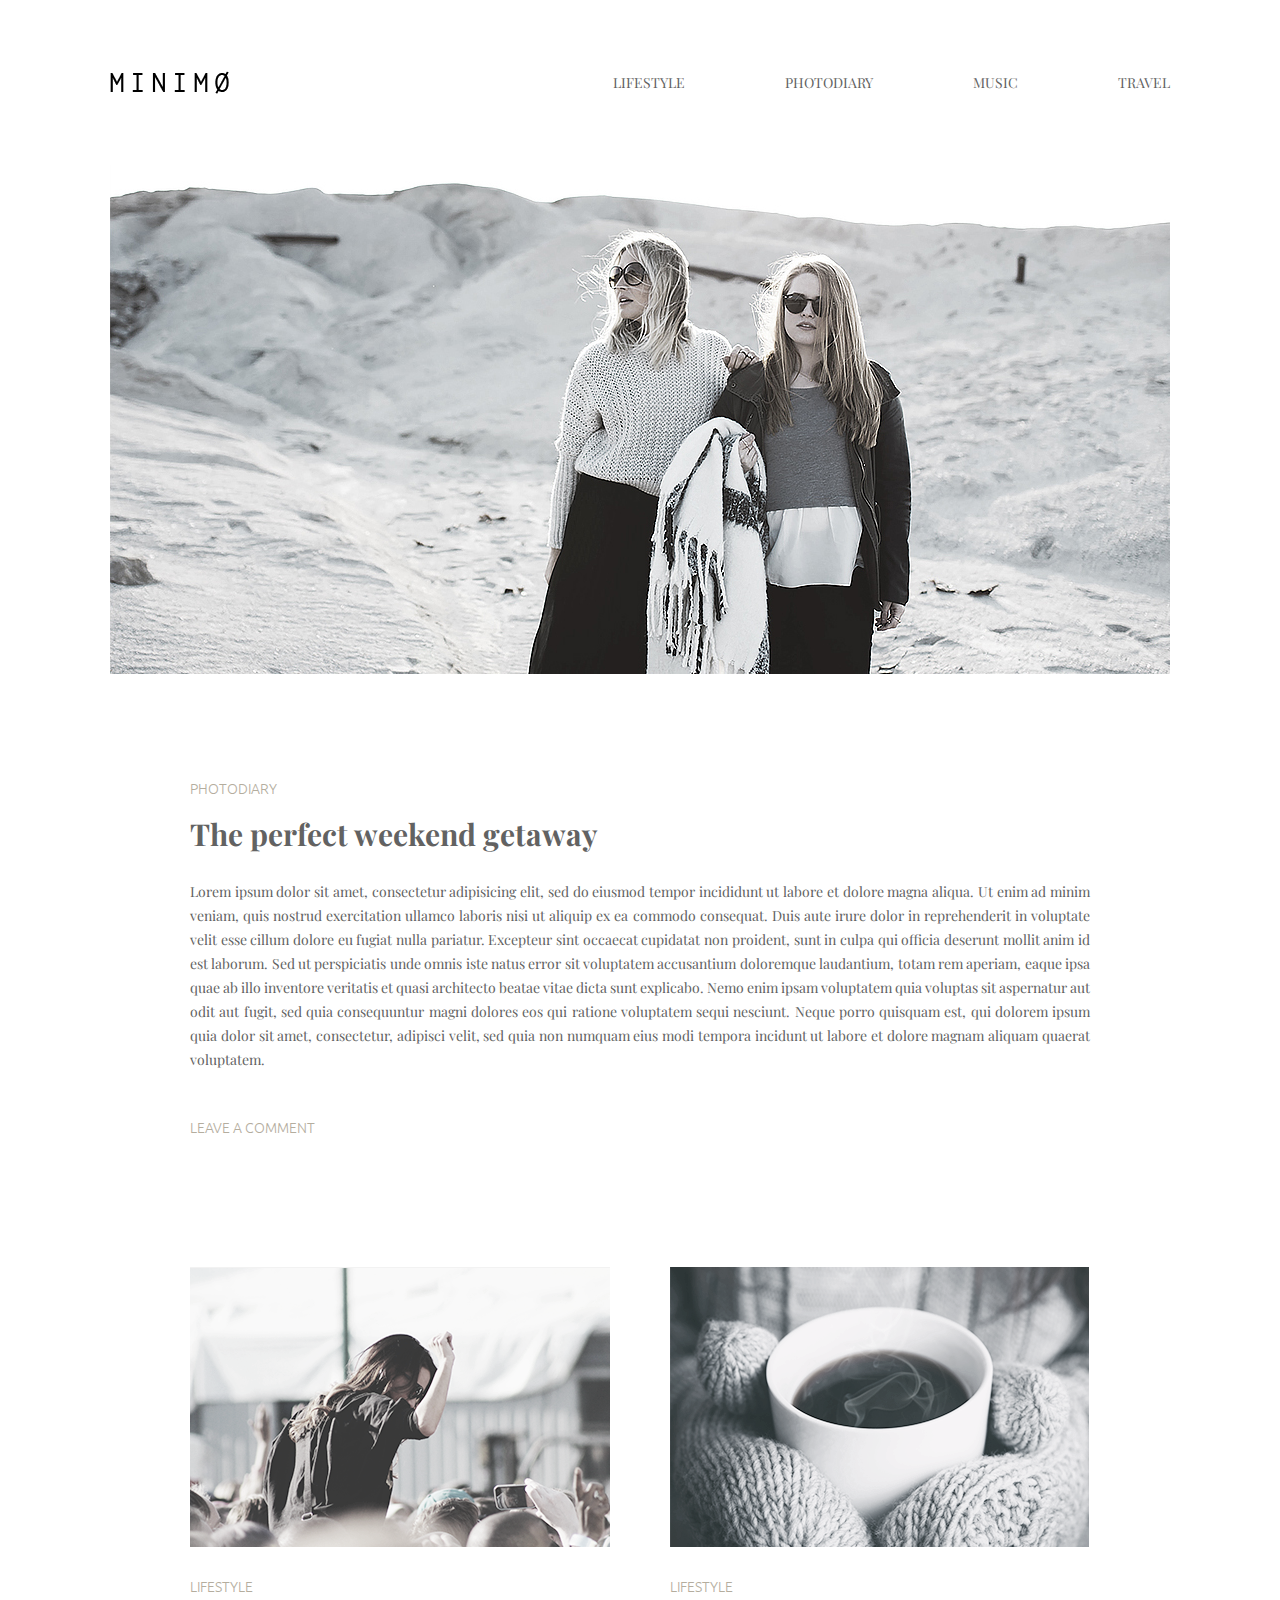
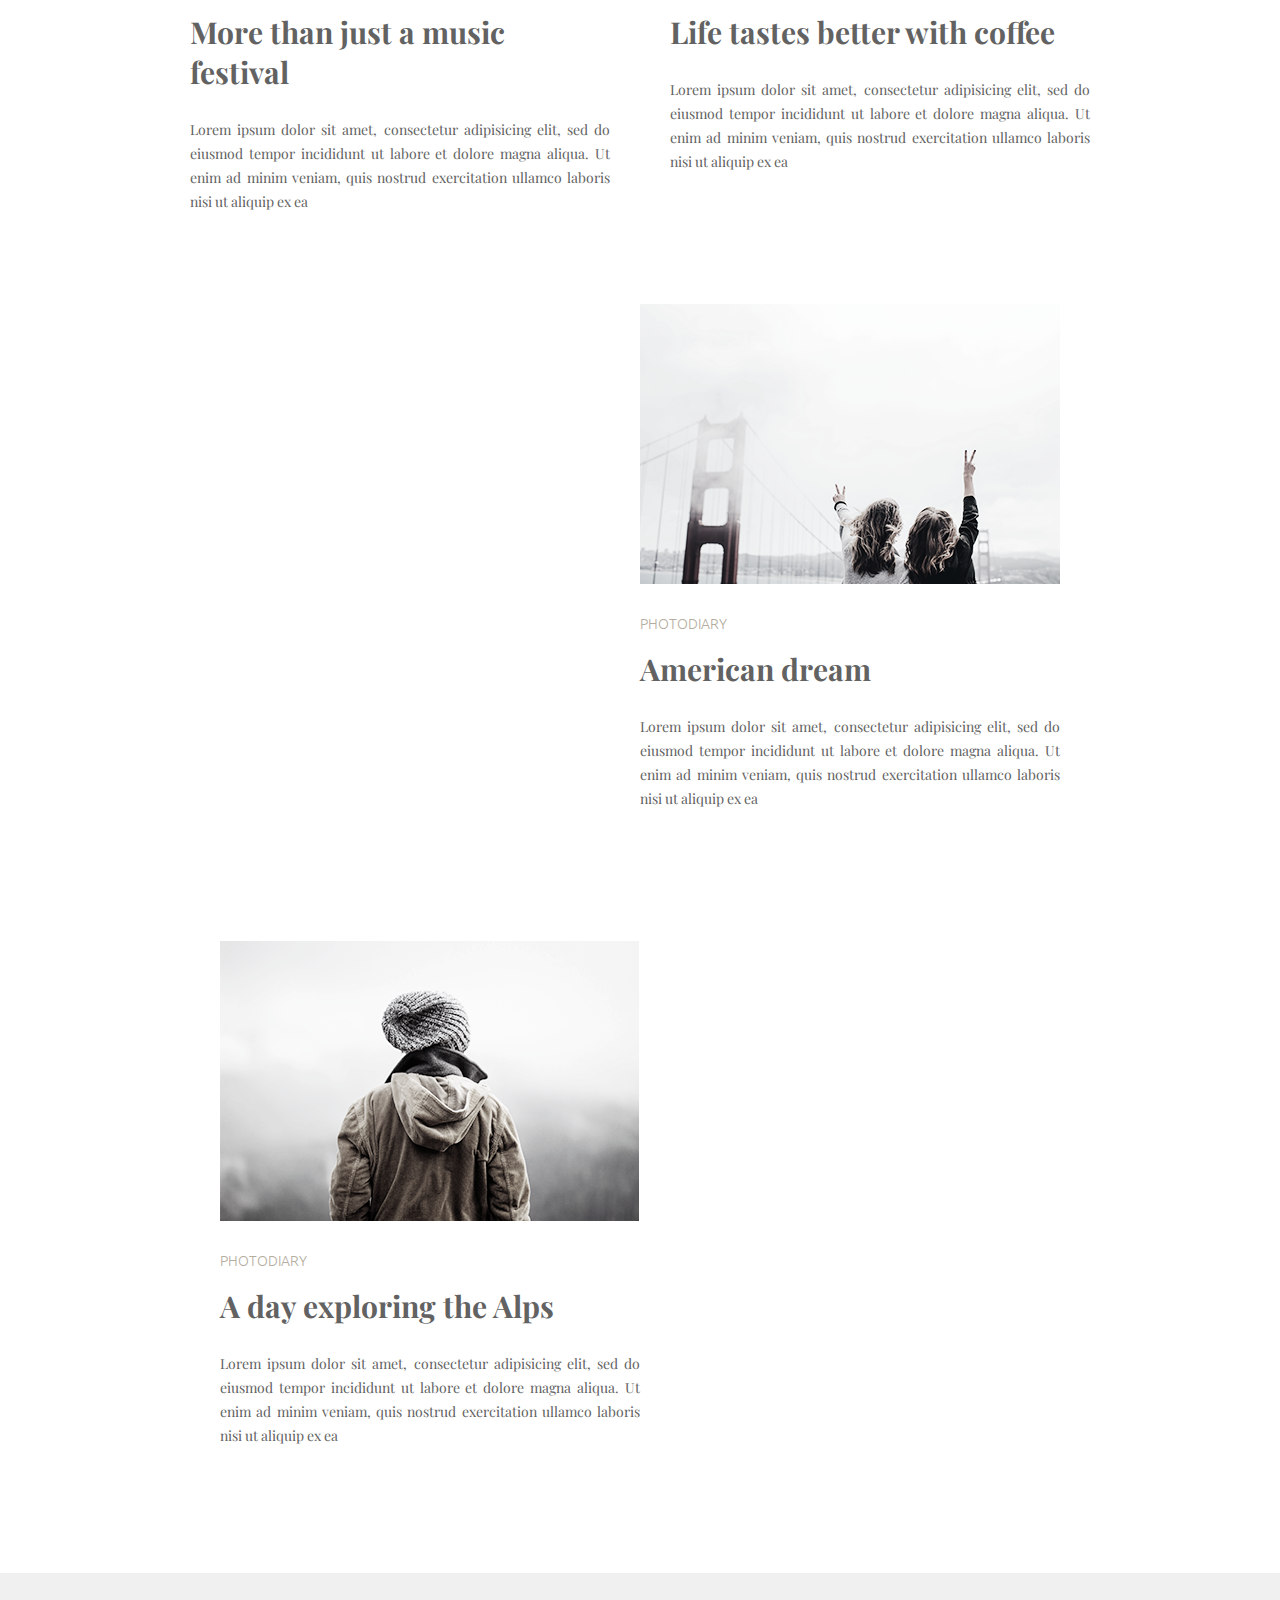
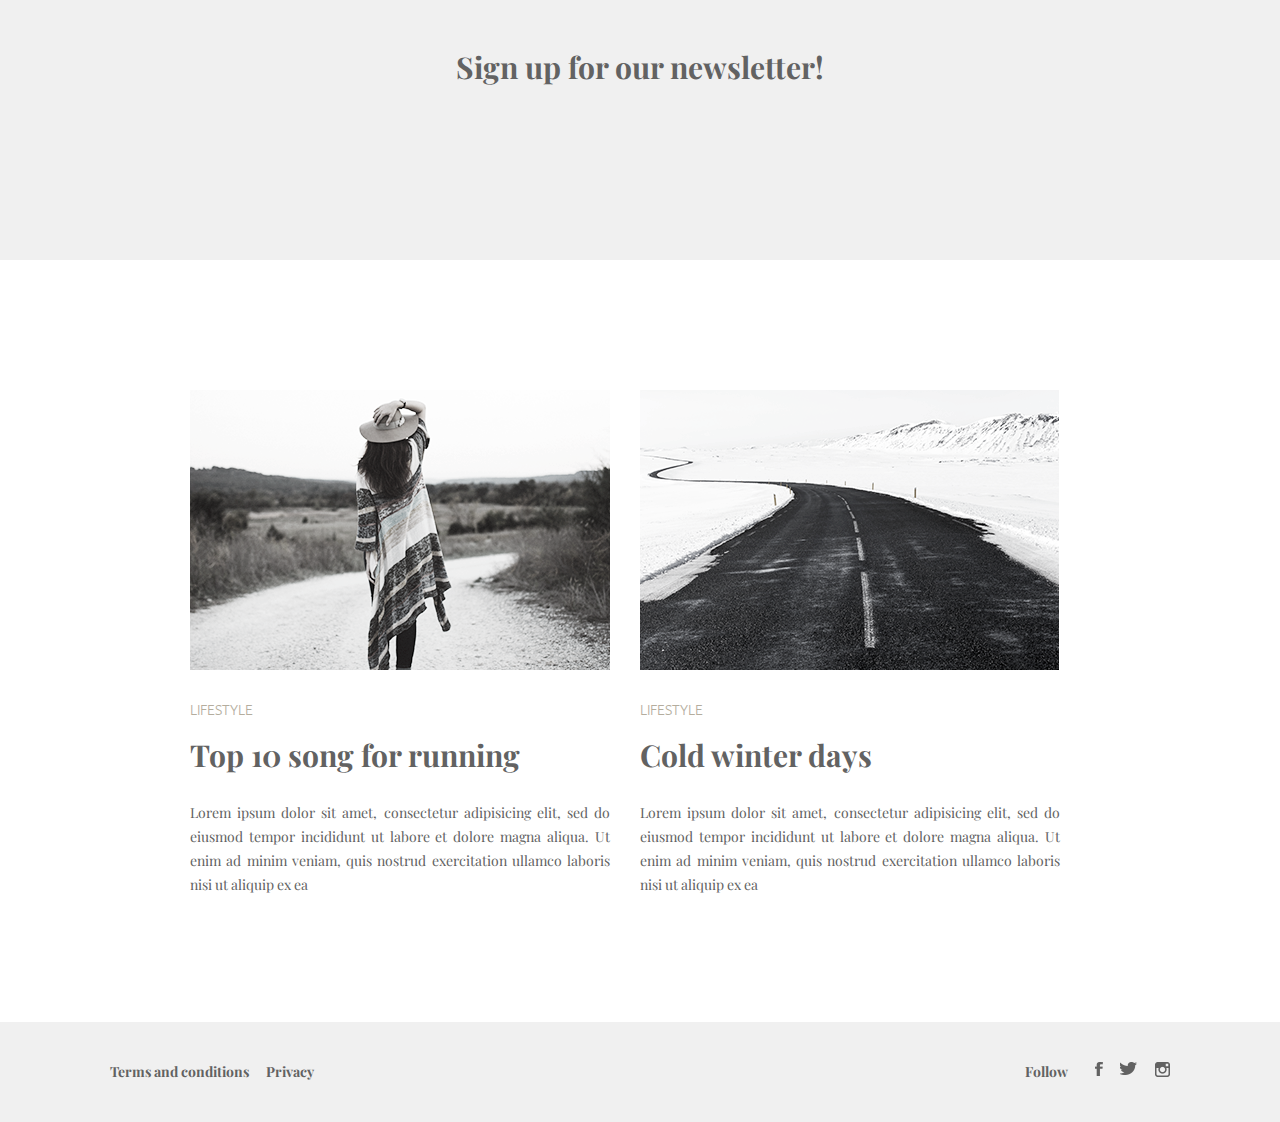
<file: fe_ex/template_01/html/index.html>
<!DOCTYPE html>
<html>
<head>
  <link href="https://fonts.googleapis.com/css?family=Playfair+Display:400,700,900|Ubuntu:300,400,500,700&display=swap" rel="stylesheet">
  <link rel="stylesheet" href="../css/reset.css" />
  <link rel="stylesheet" href="../css/style.css" />
  <title>template 01</title>
  <!-- 문자 세트 utf-8 인코딩 방식으로 설정 -->
  <meta charset="utf-8" />
</head>
<body>
  <div class="wrap">
    <header class="header">
      <h1 class="logo">MINIMO</h1>
      <nav class="gnb">
        <!-- gnb : global navigation bar / lnb : Local navigation bar -->
        <ul class="gnb-1depth">
          <li class="gnb-1depth-item">
            <a href="" class="gnb-1depth-link">lifestyle</a>
          </li>
          <li class="gnb-1depth-item">
            <a href="" class="gnb-1depth-link">photodiary</a>
          </li>
          <li class="gnb-1depth-item">
            <a href="" class="gnb-1depth-link">music</a>
          </li>
          <li class="gnb-1depth-item">
            <a href="" class="gnb-1depth-link">travel</a>
          </li>
        </ul>
      </nav>
    </header>
    <section class="content-01">
      <img src="../images/main_image.jpg" alt="메인 이미지" />
      <!-- alt(alternative) : 대체 텍스트 -->
    </section>
    <section class="content-02">
      <h2 class="category-heading">photodiary</h2>
      <h3 class="paragraph-heading">The perfect weekend getaway</h3>
      <p class="paragraph">
        Lorem ipsum dolor sit amet, consectetur adipisicing elit, sed do eiusmod tempor incididunt ut labore et dolore magna aliqua. Ut enim ad minim veniam, quis nostrud exercitation ullamco laboris nisi ut aliquip ex ea commodo consequat. Duis aute irure dolor in reprehenderit in voluptate velit esse cillum dolore eu fugiat nulla pariatur. Excepteur sint occaecat cupidatat non proident, sunt in culpa qui officia deserunt mollit anim id est laborum. Sed ut perspiciatis unde omnis iste natus error sit voluptatem accusantium doloremque laudantium, totam rem aperiam, eaque ipsa quae ab illo inventore veritatis et quasi architecto beatae vitae dicta sunt explicabo. Nemo enim ipsam voluptatem quia voluptas sit aspernatur aut odit aut fugit, sed quia consequuntur magni dolores eos qui ratione voluptatem sequi nesciunt. Neque porro quisquam est, qui dolorem ipsum quia dolor sit amet, consectetur, adipisci velit, sed quia non numquam eius modi tempora incidunt ut labore et dolore magnam aliquam quaerat voluptatem.
      </p>
      <!-- 더미 텍스트 : Lorem ipsum / 한글 입숨 -->
    </section>
    <section class="content-03">
      <h2 class="category-heading">Leave a comment</h2>

    </section>
    <section class="content-04">
      <div class="img-content">
        <img src="../images/thumbnail_01.png" alt="아이템" />
        <h2 class="category-heading">Lifestyle</h2>
        <h3 class="paragraph-heading">More than just a music festival</h3>
        <p class="paragraph">
          Lorem ipsum dolor sit amet, consectetur adipisicing elit, sed do eiusmod tempor incididunt ut labore et dolore magna aliqua. Ut enim ad minim veniam, quis nostrud exercitation ullamco laboris nisi ut aliquip ex ea
        </p>
      </div>
      <div class="img-content even">
        <img src="../images/thumbnail_02.png" alt="아이템" />
        <h2 class="category-heading">Lifestyle</h2>
        <h3 class="paragraph-heading">Life tastes better with coffee</h3>
        <p class="paragraph">
          Lorem ipsum dolor sit amet, consectetur adipisicing elit, sed do eiusmod tempor incididunt ut labore et dolore magna aliqua. Ut enim ad minim veniam, quis nostrud exercitation ullamco laboris nisi ut aliquip ex ea
        </p>
      </div>
      <div class="img-content">
        <img src="../images/thumbnail_03.png" alt="아이템" />
        <h2 class="category-heading">photodiary</h2>
        <h3 class="paragraph-heading">American dream</h3>
        <p class="paragraph">
          Lorem ipsum dolor sit amet, consectetur adipisicing elit, sed do eiusmod tempor incididunt ut labore et dolore magna aliqua. Ut enim ad minim veniam, quis nostrud exercitation ullamco laboris nisi ut aliquip ex ea
        </p>
      </div>
      <div class="img-content even">
        <img src="../images/thumbnail_04.png" alt="아이템" />
        <h2 class="category-heading">photodiary</h2>
        <h3 class="paragraph-heading">A day exploring the Alps</h3>
        <p class="paragraph">
          Lorem ipsum dolor sit amet, consectetur adipisicing elit, sed do eiusmod tempor incididunt ut labore et dolore magna aliqua. Ut enim ad minim veniam, quis nostrud exercitation ullamco laboris nisi ut aliquip ex ea
        </p>
      </div>
    </section>
    <section class="content-05">
      <h3 class="paragraph-heading center">Sign up for our newsletter!</h3>

    </section>
    <section class="content-06">
      <div class="img-content">
        <img src="../images/thumbnail_05.png" alt="아이템" />
        <h2 class="category-heading">lifestyle</h2>
        <h3 class="paragraph-heading">Top 10 song for running</h3>
        <p class="paragraph">
          Lorem ipsum dolor sit amet, consectetur adipisicing elit, sed do eiusmod tempor incididunt ut labore et dolore magna aliqua. Ut enim ad minim veniam, quis nostrud exercitation ullamco laboris nisi ut aliquip ex ea
        </p>
      </div>
      <div class="img-content">
        <img src="../images/thumbnail_06.png" alt="아이템" />
        <h2 class="category-heading">lifestyle</h2>
        <h3 class="paragraph-heading">Cold winter days</h3>
        <p class="paragraph">
          Lorem ipsum dolor sit amet, consectetur adipisicing elit, sed do eiusmod tempor incididunt ut labore et dolore magna aliqua. Ut enim ad minim veniam, quis nostrud exercitation ullamco laboris nisi ut aliquip ex ea
        </p>
      </div>
    </section>
    <footer class="footer">
      <div class="footer-inner">
        <ul class="footer-list">
          <li class="footer-list-item">Terms and conditions</li>
          <li class="footer-list-item">Privacy</li>
        </ul>
        <div class="footer-sns">
          <div class="footer-sns-heading">Follow</div>
          <ul class="footer-sns-list">
            <li class="footer-sns-list-item facebook">facebook</li>
            <li class="footer-sns-list-item twitter">twitter</li>
            <li class="footer-sns-list-item insta">instagram</li>
          </ul>
        </div>
      </div>
    </footer>
  </div>
</body>
</html>
</file>
<file: fe_ex/template_01/css/style.css>
.header{
  width:1060px;
  height:165px;
  margin:0 auto;
  padding:71px 0;
  /*
  box-sizing:박스 길이 계산 방법 변경
  1. content-box : width + padding + border => 박스 전체 길이
  2. border-box : width => 박스 전체 길이
  */
  box-sizing:border-box;
}
.header:after{
  content:"";
  display:block;
  clear:both;
}
.logo{
  float:left;
  width:119px;
  height:23px;
  background:url(../images/logo.png) no-repeat;
  text-indent:-99999em;
}
.gnb{
  float:right;
}

.gnb-1depth:after{
  content:"";
  display:block;
  clear:both;
}

.gnb-1depth-item{
  float:left;
  margin-left:100px;
}

.gnb-1depth-link{
  font-family: 'Playfair Display', serif;
  font-size:14px;
  line-height:24px;
  color:#626262;
  text-decoration:none;
  text-transform:uppercase;
}
.content-01{
  width:1060px;
  margin:0 auto;
}
.content-02{
  width:1060px;
  margin:100px auto 0;
  padding:0 80px;
}

.category-heading{
  font-family:'ubuntu', sans-serif;
  font-weight:300;
  font-size:14px;
  color:#b4ad9e;
  text-transform:uppercase;
}

.paragraph-heading{
  font-size:30px;
  font-weight:700;
  margin:16px 0 26px;
}

.paragraph{
  line-height:24px;
  text-align:justify;
}

.content-03{
  width:1060px;
  margin:45px auto 0;
  padding:0 80px;
}

.content-04{
  width:1060px;
  margin:0 auto;
  padding:0 80px;
}
.content-04:after{
  content:"";
  display:block;
  clear:both;
}
.img-content{
  width:420px;
  margin-top:130px;
  float:left;
  margin-right:30px;
}
.img-content.even{
  margin-left:30px;
  margin-right:0;
}
.img-content>img{
  display:block;
  margin-bottom:29px;
}

.content-05{
  height:287px;
  margin-top:125px;
  background:#f0f0f0;
  border:1px solid transparent;
}

.paragraph-heading.center{
  text-align:center;
  margin-top:73px;
}
.content-06{
  width:1060px;
  margin:0 auto;
  padding:0 80px;
}
.content-06:after{
  content:"";
  display:block;
  clear:both;
}

.footer{
  height:100px;
  background:#f0f0f0;
  font-weight:700;
  padding-top:40px;
  margin-top:125px;
}
.footer-inner{
  width:1060px;
  margin:0 auto;
}
.footer-inner:after{
  content:"";
  display:block;
  clear:both;
}

.footer-list{
  float:left;
}

.footer-sns{
  float:right;
}

/*
자식요소에 float을 적용할 때
부모요소에도 float이 적용되어 있으면
자식요소의 높이값 자동으로 인식 가능
*/
.footer-list-item{
  float:left;
  margin-right:17px;
}
.footer-sns-heading{
  float:left;
  margin-right:10px;
}
.footer-sns-list{
  float:left;
}
.footer-sns-list-item{
  float:left;

  height:15px;
  background:url(../images/icon_sprite.png) no-repeat;
  text-indent:-99999em;
  margin-left:17px;
}

.footer-sns-list-item.facebook{
  width:8px;
}
.footer-sns-list-item.twitter{
  width:18px;
  background-position:-26px 0;
}
.footer-sns-list-item.insta{
  width:15px;
  background-position:-61px 0;
}
</file>
